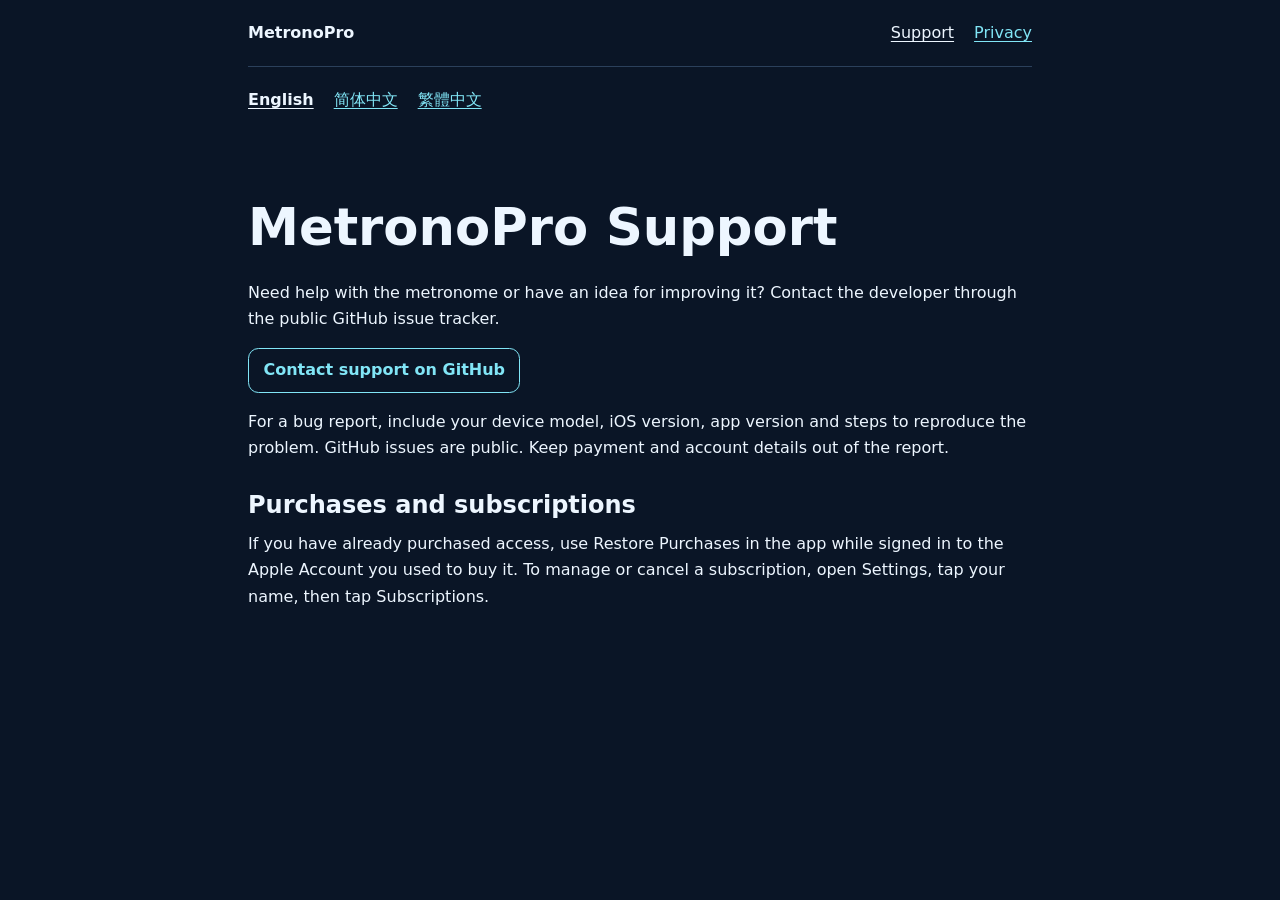
<file: index.html>
﻿<!doctype html>
<html lang="en">
<head>
  <meta charset="utf-8">
  <meta name="viewport" content="width=device-width, initial-scale=1">
  <meta name="description" content="Get help with MetronoPro and report an issue.">
  <title>MetronoPro Support</title>
  <link rel="stylesheet" href="style.css">
  <script src="language.js" defer></script>
</head>
<body>
<header>
  <a class="brand" href="./" data-localized-link>MetronoPro</a>
  <nav aria-label="Site"><a aria-current="page" href="./" data-localized-link>Support</a><a href="privacy/" data-localized-link>Privacy</a></nav>
</header>
<main>
  <nav class="languages" aria-label="Language">
    <a href="#english" lang="en">English</a><a href="#simplified" lang="zh-Hans">简体中文</a><a href="#traditional" lang="zh-Hant">繁體中文</a>
  </nav>
  <section id="english">
    <h1>MetronoPro Support</h1>
    <p>Need help with the metronome or have an idea for improving it? Contact the developer through the public GitHub issue tracker.</p>
    <p><a class="action" href="https://github.com/codeage/metronopro-support/issues/new">Contact support on GitHub</a></p>
    <p>For a bug report, include your device model, iOS version, app version and steps to reproduce the problem. GitHub issues are public. Keep payment and account details out of the report.</p>
    <h2>Purchases and subscriptions</h2>
    <p>If you have already purchased access, use Restore Purchases in the app while signed in to the Apple Account you used to buy it. To manage or cancel a subscription, open Settings, tap your name, then tap Subscriptions.</p>
  </section>
  <section id="simplified" lang="zh-Hans">
    <h2>节拍专家支持</h2>
    <p>遇到问题或有改进建议，可以通过 GitHub Issues 联系开发者。</p>
    <p><a class="action" href="https://github.com/codeage/metronopro-support/issues/new">在 GitHub 提交反馈</a></p>
    <p>反馈故障时，请附上设备型号、iOS 版本、App 版本及复现步骤。反馈会公开显示，请勿填写账号或付款信息。</p>
    <h3>购买与订阅</h3>
    <p>如果已经购买，请使用当时购买的 Apple 账户，并在 App 内选择「恢复购买」。如需管理或取消订阅，请打开 iPhone「设置」，轻点你的姓名，再选择「订阅」。</p>
  </section>
  <section id="traditional" lang="zh-Hant">
    <h2>節拍專家支援</h2>
    <p>遇到問題或有改進建議，可以透過 GitHub Issues 聯絡開發者。</p>
    <p><a class="action" href="https://github.com/codeage/metronopro-support/issues/new">在 GitHub 提交意見</a></p>
    <p>回報問題時，請提供裝置型號、iOS 版本、App 版本與重現步驟。意見會公開顯示，請勿填寫帳號或付款資訊。</p>
    <h3>購買與訂閱</h3>
    <p>如果已經購買，請使用當時購買的 Apple 帳號，並在 App 內選擇「回復購買」。若要管理或取消訂閱，請開啟 iPhone「設定」，點一下你的姓名，再選擇「訂閱」。</p>
  </section>
</main>
</body>
</html>
</file>
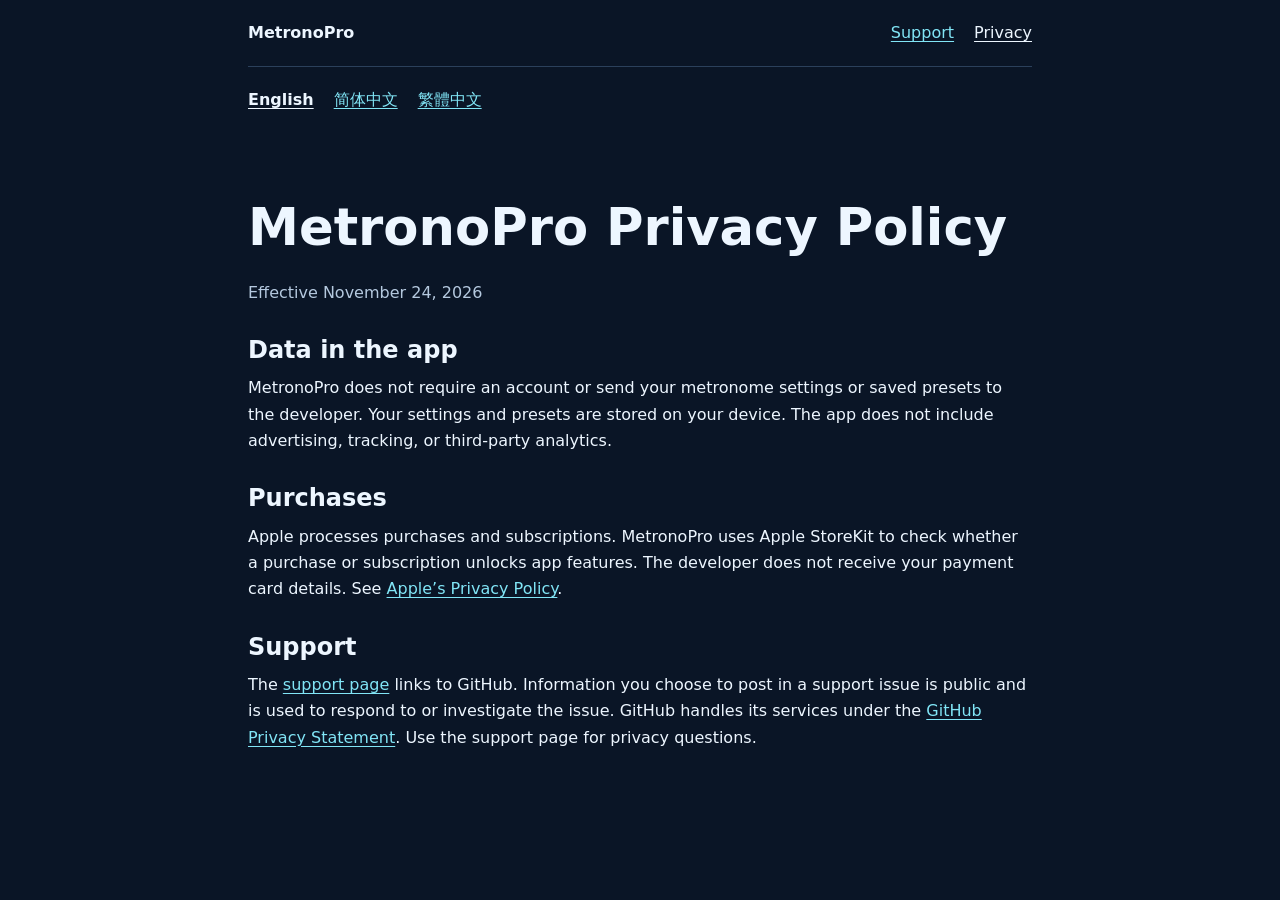
<file: privacy/index.html>
﻿<!doctype html>
<html lang="en">
<head>
  <meta charset="utf-8">
  <meta name="viewport" content="width=device-width, initial-scale=1">
  <meta name="description" content="How MetronoPro handles your data.">
  <title>MetronoPro Privacy Policy</title>
  <link rel="stylesheet" href="../style.css">
  <script src="../language.js" defer></script>
</head>
<body>
<header>
  <a class="brand" href="../" data-localized-link>MetronoPro</a>
  <nav aria-label="Site"><a href="../" data-localized-link>Support</a><a aria-current="page" href="./" data-localized-link>Privacy</a></nav>
</header>
<main>
  <nav class="languages" aria-label="Language">
    <a href="#english" lang="en">English</a><a href="#simplified" lang="zh-Hans">简体中文</a><a href="#traditional" lang="zh-Hant">繁體中文</a>
  </nav>
  <section id="english">
    <h1>MetronoPro Privacy Policy</h1>
    <p class="date">Effective November 24, 2026</p>
    <h2>Data in the app</h2>
    <p>MetronoPro does not require an account or send your metronome settings or saved presets to the developer. Your settings and presets are stored on your device. The app does not include advertising, tracking, or third-party analytics.</p>
    <h2>Purchases</h2>
    <p>Apple processes purchases and subscriptions. MetronoPro uses Apple StoreKit to check whether a purchase or subscription unlocks app features. The developer does not receive your payment card details. See <a href="https://www.apple.com/legal/privacy/">Apple’s Privacy Policy</a>.</p>
    <h2>Support</h2>
    <p>The <a href="../#english">support page</a> links to GitHub. Information you choose to post in a support issue is public and is used to respond to or investigate the issue. GitHub handles its services under the <a href="https://docs.github.com/en/site-policy/privacy-policies/github-general-privacy-statement">GitHub Privacy Statement</a>. Use the support page for privacy questions.</p>
  </section>
  <section id="simplified" lang="zh-Hans">
    <h2>节拍专家隐私政策</h2>
    <p class="date">生效日期 2026 年 11 月 24 日</p>
    <h3>App 内的数据</h3>
    <p>节拍专家无需注册账号。节拍设置和曲目预设存储在设备上，不会发送给开发者。App 不包含广告、跟踪或第三方分析工具。</p>
    <h3>购买与订阅</h3>
    <p>购买和订阅由 Apple 处理。App 通过 Apple StoreKit 确认可解锁的功能，开发者不会收到你的银行卡付款资料。参见 <a href="https://www.apple.com/legal/privacy/">Apple 隐私政策</a>。</p>
    <h3>支持与反馈</h3>
    <p><a href="../#simplified">支持页</a>链接到 GitHub。你主动提交的反馈会公开显示，用于回复或排查问题。GitHub 按照其<a href="https://docs.github.com/en/site-policy/privacy-policies/github-general-privacy-statement">隐私声明</a>处理服务相关数据。如有隐私问题，可通过支持页联系开发者。</p>
  </section>
  <section id="traditional" lang="zh-Hant">
    <h2>節拍專家隱私權政策</h2>
    <p class="date">生效日期 2026 年 11 月 24 日</p>
    <h3>App 內的資料</h3>
    <p>節拍專家無需註冊帳號。節拍設定與曲目預設儲存在裝置上，不會傳送給開發者。App 不包含廣告、追蹤或第三方分析工具。</p>
    <h3>購買與訂閱</h3>
    <p>購買與訂閱由 Apple 處理。App 透過 Apple StoreKit 確認可解鎖的功能，開發者不會收到你的信用卡付款資料。請參閱 <a href="https://www.apple.com/legal/privacy/">Apple 隱私權政策</a>。</p>
    <h3>支援與意見</h3>
    <p><a href="../#traditional">支援頁</a>連結至 GitHub。你主動提交的意見會公開顯示，用於回覆或調查問題。GitHub 依其<a href="https://docs.github.com/en/site-policy/privacy-policies/github-general-privacy-statement">隱私權聲明</a>處理服務相關資料。若有隱私問題，可透過支援頁聯絡開發者。</p>
  </section>
</main>
</body>
</html>
</file>
<file: style.css>
﻿:root {
  color-scheme: dark;
  font-family: system-ui, sans-serif;
  color: #edf6ff;
  background: #0a1526;
  line-height: 1.65;
  --link: #81e5f6;
  --rule: #2b405b;
  --muted: #b5c9df;
}
body { max-width: 49rem; margin: 0 auto; padding: 0 clamp(1rem, 5vw, 2rem) 3rem; }
header { display: flex; flex-wrap: wrap; align-items: baseline; justify-content: space-between; gap: .5rem 1.5rem; padding: 1.25rem 0; border-bottom: 1px solid var(--rule); }
nav { display: flex; flex-wrap: wrap; gap: .5rem 1.25rem; }
.brand { color: inherit; font-weight: 750; text-decoration: none; }
a { color: var(--link); text-underline-offset: .2em; }
a[aria-current] { color: inherit; }
a:focus-visible { outline: 2px solid var(--link); outline-offset: .25rem; }
.languages { padding-top: 1.25rem; }
.languages a[aria-current] { font-weight: 700; }
section { padding: 1.25rem 0; scroll-margin-top: 1rem; }
section + section { border-top: 1px solid var(--rule); }
h1, h2, h3 { line-height: 1.25; margin: 1.2em 0 .4em; }
h1 { font-size: clamp(2rem, 6vw, 3.2rem); }
h2 { font-size: 1.5rem; }
h3 { font-size: 1.2rem; }
p { margin: .65rem 0 1rem; }
.date { color: var(--muted); }
.action { display: inline-block; border: 1px solid var(--link); border-radius: .65rem; padding: .5rem .9rem; font-weight: 650; text-decoration: none; }
.action:hover { background: #153248; }
</file>
